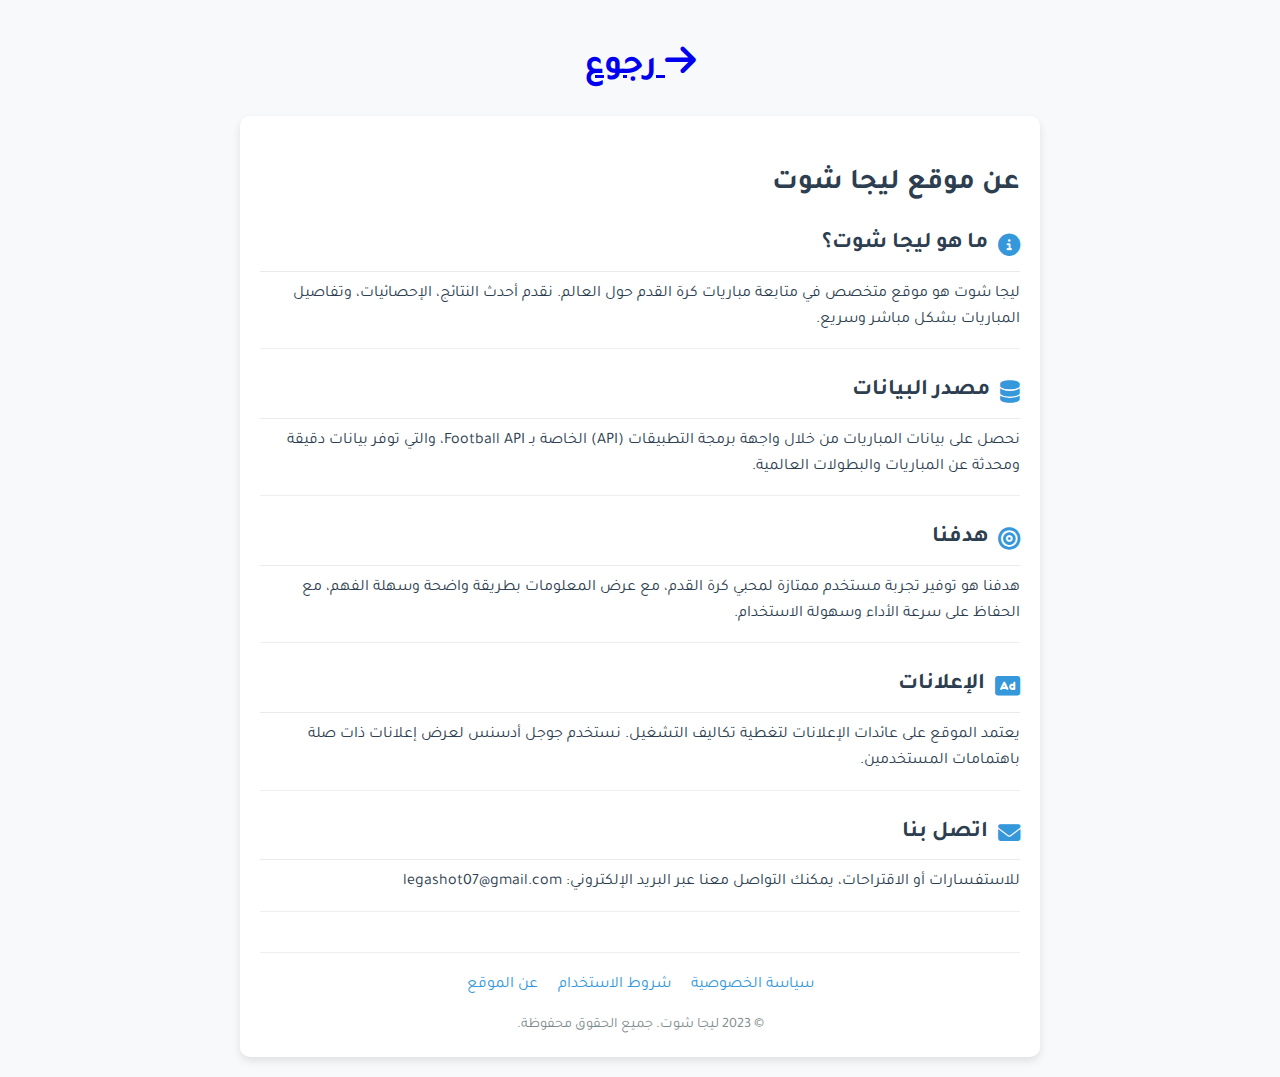
<file: about.html>
<!DOCTYPE html>
<html lang="ar" dir="rtl">
    <head>
<script async src="https://pagead2.googlesyndication.com/pagead/js/adsbygoogle.js?client=ca-pub-7146888531609359"
     crossorigin="anonymous"></script>
        
        <meta charset="utf-8">
        <meta name="viewport" content="width=device-width, initial-scale=1">
        <title>عن الموقع - ليجا شوت</title>
        <link rel="stylesheet" href="https://cdnjs.cloudflare.com/ajax/libs/font-awesome/6.4.0/css/all.min.css">
        <link rel="stylesheet" href="api-football.css">
        <link rel="preconnect" href="https://fonts.googleapis.com">
        <link rel="preconnect" href="https://fonts.gstatic.com" crossorigin>
        <link href="https://fonts.googleapis.com/css2?family=Tajawal:wght@400;500;700&display=swap" rel="stylesheet">
    </head>
    <body>
        <header>
            <h1><a href="index.html"><i class="fas fa-arrow-right"></i> رجوع</a></h1>
        </header>

        <div class="about-container">
            <h2>عن موقع ليجا شوت</h2>
            
            <div class="about-section">
                <h3><i class="fas fa-info-circle"></i> ما هو ليجا شوت؟</h3>
                <p>ليجا شوت هو موقع متخصص في متابعة مباريات كرة القدم حول العالم. نقدم أحدث النتائج، الإحصائيات، وتفاصيل المباريات بشكل مباشر وسريع.</p>
            </div>
            
            <div class="about-section">
                <h3><i class="fas fa-database"></i> مصدر البيانات</h3>
                <p>نحصل على بيانات المباريات من خلال واجهة برمجة التطبيقات (API) الخاصة بـ Football API، والتي توفر بيانات دقيقة ومحدثة عن المباريات والبطولات العالمية.</p>
            </div>
            
            <div class="about-section">
                <h3><i class="fas fa-bullseye"></i> هدفنا</h3>
                <p>هدفنا هو توفير تجربة مستخدم ممتازة لمحبي كرة القدم، مع عرض المعلومات بطريقة واضحة وسهلة الفهم، مع الحفاظ على سرعة الأداء وسهولة الاستخدام.</p>
            </div>
            
            <div class="about-section">
                <h3><i class="fas fa-ad"></i> الإعلانات</h3>
                <p>يعتمد الموقع على عائدات الإعلانات لتغطية تكاليف التشغيل. نستخدم جوجل أدسنس لعرض إعلانات ذات صلة باهتمامات المستخدمين.</p>
            </div>
            
            <div class="about-section">
                <h3><i class="fas fa-envelope"></i> اتصل بنا</h3>
                <p>للاستفسارات أو الاقتراحات، يمكنك التواصل معنا عبر البريد الإلكتروني: legashot07@gmail.com</p>
            </div>
            


        <footer>
            <div class="footer-links">
                <a href="privacy.html">سياسة الخصوصية</a>
                <a href="terms.html">شروط الاستخدام</a>
                <a href="about.html">عن الموقع</a>
            </div>
            <div class="copyright">
                &copy; 2023 ليجا شوت. جميع الحقوق محفوظة.
            </div>
        </footer>
    </body>
</html>
</file>
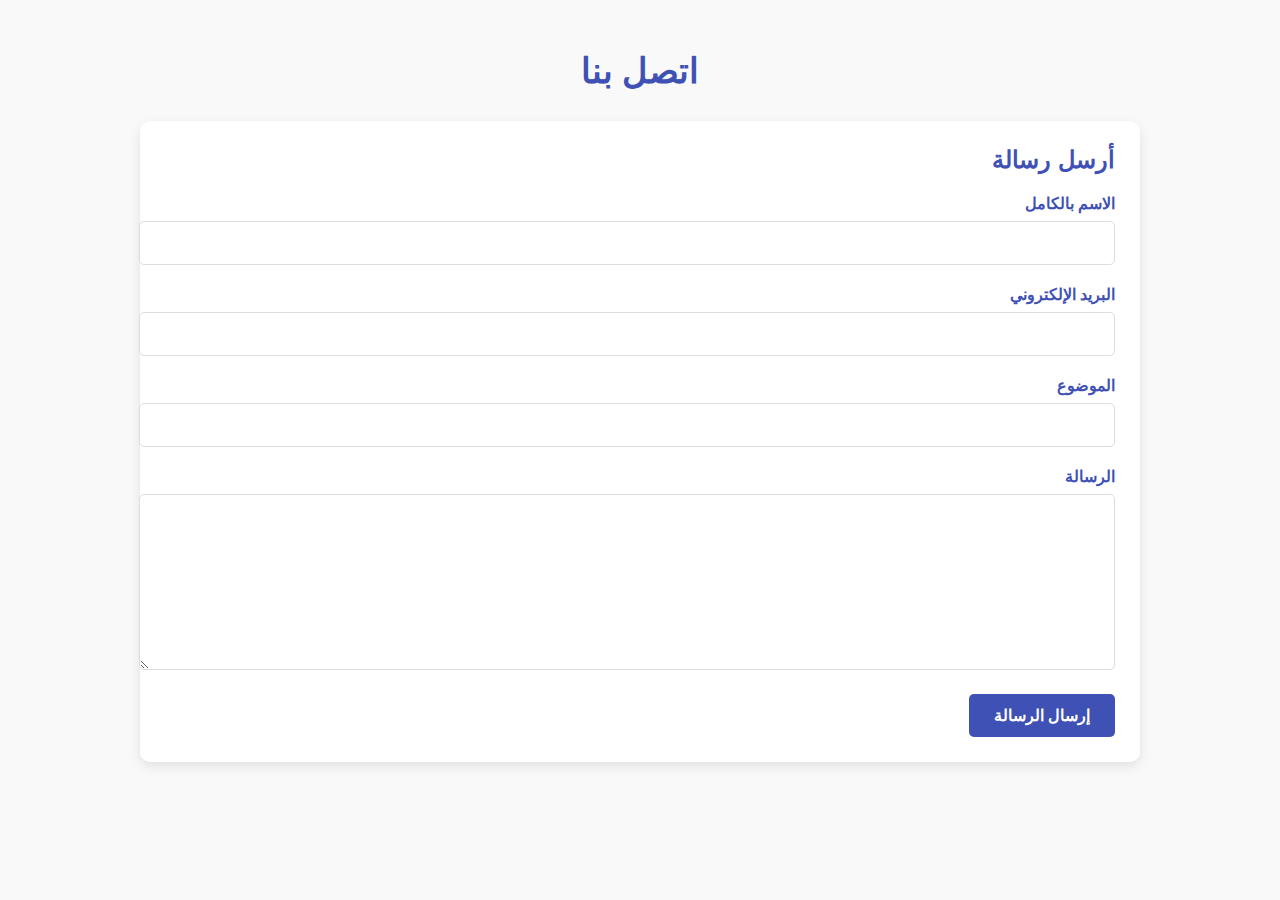
<file: contact.html>
<!DOCTYPE html>
<html dir="rtl" lang="ar">
<head>
<script async src="https://pagead2.googlesyndication.com/pagead/js/adsbygoogle.js?client=ca-pub-7146888531609359"
     crossorigin="anonymous"></script>
    
    <meta charset="utf-8">
    <meta name="viewport" content="width=device-width, initial-scale=1">
    <title>اتصل بنا - ليجا شوت</title>
    <meta name="description" content="تواصل مع فريق ليجا شوت للإستفسارات أو المقترحات أو الإبلاغ عن مشاكل في الموقع">
    <link rel="stylesheet" href="https://cdnjs.cloudflare.com/ajax/libs/font-awesome/6.0.0/css/all.min.css">
    <style>
        :root {
            --primary-color: #3f51b5;
            --secondary-color: #4CAF50;
            --accent-color: #FF5722;
            --text-color: #333;
            --light-bg: #f5f5f5;
        }
        
        body {
            font-family: 'Segoe UI', Tahoma, Geneva, Verdana, sans-serif;
            background-color: #f9f9f9;
            color: var(--text-color);
            margin: 0;
            padding: 0;
        }
        
        .container {
            max-width: 1000px;
            margin: 0 auto;
            padding: 20px;
        }
        
        h1 {
            text-align: center;
            color: var(--primary-color);
            margin: 30px 0;
            font-size: 2.2rem;
        }
        
        .contact-section {
            display: flex;
            flex-wrap: wrap;
            gap: 30px;
            margin-bottom: 40px;
        }
        
        .contact-info {
            flex: 1;
            min-width: 300px;
            background-color: white;
            padding: 25px;
            border-radius: 10px;
            box-shadow: 0 4px 12px rgba(0,0,0,0.1);
        }
        
        .contact-form {
            flex: 1;
            min-width: 300px;
            background-color: white;
            padding: 25px;
            border-radius: 10px;
            box-shadow: 0 4px 12px rgba(0,0,0,0.1);
        }
        
        .info-item {
            display: flex;
            align-items: center;
            margin-bottom: 20px;
        }
        
        .info-icon {
            width: 50px;
            height: 50px;
            background-color: var(--light-bg);
            border-radius: 50%;
            display: flex;
            align-items: center;
            justify-content: center;
            margin-left: 15px;
            color: var(--primary-color);
            font-size: 20px;
        }
        
        .info-content h3 {
            margin: 0;
            color: var(--primary-color);
        }
        
        .info-content p {
            margin: 5px 0 0;
            color: #666;
        }
        
        .form-group {
            margin-bottom: 20px;
        }
        
        .form-group label {
            display: block;
            margin-bottom: 8px;
            font-weight: 600;
            color: var(--primary-color);
        }
        
        .form-control {
            width: 100%;
            padding: 12px;
            border: 1px solid #ddd;
            border-radius: 5px;
            font-size: 16px;
            font-family: inherit;
        }
        
        textarea.form-control {
            min-height: 150px;
            resize: vertical;
        }
        
        .submit-btn {
            background-color: var(--primary-color);
            color: white;
            border: none;
            padding: 12px 25px;
            font-size: 16px;
            border-radius: 5px;
            cursor: pointer;
            transition: background-color 0.3s;
            font-weight: 600;
        }
        
        .submit-btn:hover {
            background-color: #354497;
        }
        
        .social-links {
            display: flex;
            gap: 15px;
            margin-top: 30px;
            justify-content: center;
        }
        
        .social-link {
            width: 40px;
            height: 40px;
            border-radius: 50%;
            background-color: var(--light-bg);
            display: flex;
            align-items: center;
            justify-content: center;
            color: var(--primary-color);
            transition: all 0.3s;
        }
        
        .social-link:hover {
            background-color: var(--primary-color);
            color: white;
            transform: translateY(-3px);
        }
        
        .map-container {
            margin-top: 40px;
            border-radius: 10px;
            overflow: hidden;
            box-shadow: 0 4px 12px rgba(0,0,0,0.1);
        }
        
        .map-container iframe {
            width: 100%;
            height: 400px;
            border: none;
        }
        
        @media (max-width: 768px) {
            .contact-section {
                flex-direction: column;
            }
        }
    </style>
</head>
<body>
    <div class="container">
        <h1>اتصل بنا</h1>
        

                
                

            
            <div class="contact-form">
                <h2 style="color: var(--primary-color); margin-top: 0;">أرسل رسالة</h2>
                
                <form action="https://formsubmit.co/legashot07@gmail.com" method="POST">
                    <input type="hidden" name="_captcha" value="false">
                    <input type="hidden" name="_next" value="https://www.legashot.online/thank-you.html">
                    
                    <div class="form-group">
                        <label for="name">الاسم بالكامل</label>
                        <input type="text" id="name" name="name" class="form-control" required>
                    </div>
                    
                    <div class="form-group">
                        <label for="email">البريد الإلكتروني</label>
                        <input type="email" id="email" name="email" class="form-control" required>
                    </div>
                    
                    <div class="form-group">
                        <label for="subject">الموضوع</label>
                        <input type="text" id="subject" name="subject" class="form-control" required>
                    </div>
                    
                    <div class="form-group">
                        <label for="message">الرسالة</label>
                        <textarea id="message" name="message" class="form-control" required></textarea>
                    </div>
                    
                    <button type="submit" class="submit-btn">إرسال الرسالة</button>
                </form>
            </div>
        </div>
       

</body>
</html>
</file>
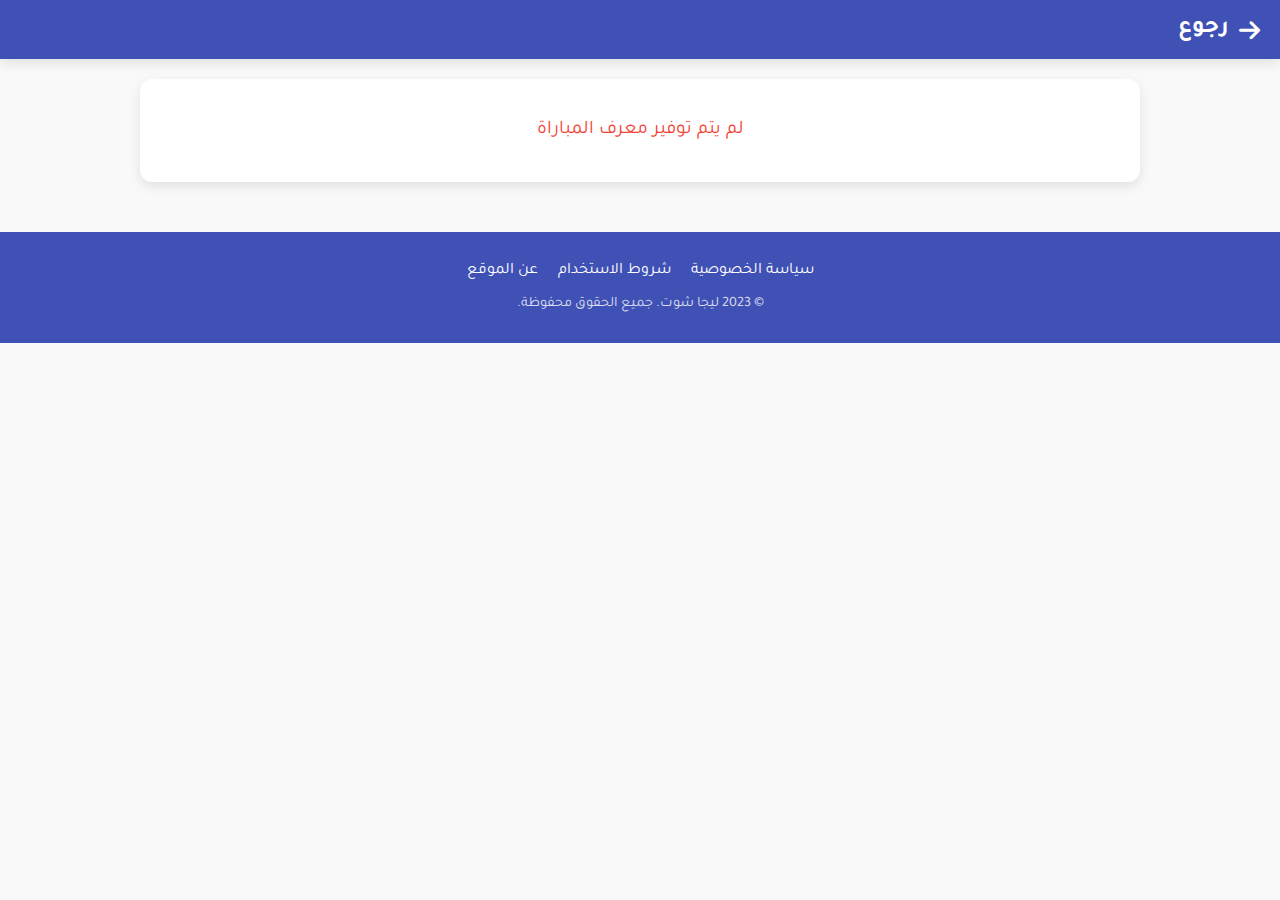
<file: match-details.html>
<!DOCTYPE html>
<html lang="ar" dir="rtl">
    <head>
<script async src="https://pagead2.googlesyndication.com/pagead/js/adsbygoogle.js?client=ca-pub-7146888531609359"
     crossorigin="anonymous"></script>
        
        <meta charset="utf-8">
        <meta name="viewport" content="width=device-width, initial-scale=1">
        <title>تفاصيل المباراة</title>
        <link rel="stylesheet" href="https://cdnjs.cloudflare.com/ajax/libs/font-awesome/6.4.0/css/all.min.css">
        <link rel="preconnect" href="https://fonts.googleapis.com">
        <link rel="preconnect" href="https://fonts.gstatic.com" crossorigin>
        <link href="https://fonts.googleapis.com/css2?family=Tajawal:wght@400;500;700&display=swap" rel="stylesheet">
        <style>
            :root {
                --primary-color: #3f51b5;
                --secondary-color: #4CAF50;
                --accent-color: #FF5722;
                --text-color: #333;
                --light-bg: #f5f5f5;
                --card-shadow: 0 4px 12px rgba(0, 0, 0, 0.1);
                --finished-color: #4CAF50;
                --inprogress-color: #FF5722;
                --scheduled-color: #FF9800;
                --postponed-color: #607D8B;
                --cancelled-color: #9E9E9E;
            }
            
            body {
                font-family: 'Tajawal', sans-serif;
                background-color: #f9f9f9;
                color: var(--text-color);
                margin: 0;
                padding: 0;
            }
            
            header {
                background-color: var(--primary-color);
                color: white;
                padding: 15px 20px;
                box-shadow: var(--card-shadow);
            }
            
            header h1 {
                margin: 0;
                font-size: 1.5rem;
            }
            
            header a {
                color: white;
                text-decoration: none;
                display: flex;
                align-items: center;
                gap: 10px;
            }
            
            #match-details-container {
                max-width: 1000px;
                margin: 20px auto;
                padding: 0 15px;
            }
            
            .loading, .error {
                text-align: center;
                padding: 40px;
                font-size: 1.2rem;
                background-color: white;
                border-radius: 12px;
                box-shadow: var(--card-shadow);
            }
            
            .error {
                color: #f44336;
            }
            
            .match-details-card {
                background-color: white;
                border-radius: 12px;
                overflow: hidden;
                box-shadow: var(--card-shadow);
                margin-bottom: 20px;
            }
            
            .league-info {
                display: flex;
                align-items: center;
                gap: 15px;
                padding: 15px;
                background-color: var(--light-bg);
                border-bottom: 1px solid #eee;
            }
            
            .league-logo {
                width: 40px;
                height: 40px;
                object-fit: contain;
            }
            
            .match-header {
                padding: 15px;
                display: flex;
                flex-wrap: wrap;
                gap: 15px;
                justify-content: center;
                border-bottom: 1px solid #eee;
            }
            
            .match-header div {
                display: flex;
                align-items: center;
                gap: 8px;
                font-size: 0.95rem;
            }
            
            .match-header i {
                color: var(--primary-color);
            }
            
            .match-status {
                font-weight: bold;
                padding: 5px 10px;
                border-radius: 20px;
                font-size: 0.9rem;
            }
            
            .status-finished {
                background-color: var(--finished-color);
                color: white;
            }
            
            .status-inprogress {
                background-color: var(--inprogress-color);
                color: white;
                display: flex;
                align-items: center;
                gap: 8px;
            }
            
            .status-scheduled {
                background-color: var(--scheduled-color);
                color: white;
            }
            
            .status-postponed {
                background-color: var(--postponed-color);
                color: white;
            }
            
            .status-cancelled {
                background-color: var(--cancelled-color);
                color: white;
            }
            
            .live-badge {
                background-color: #f44336;
                color: white;
                padding: 3px 8px;
                border-radius: 15px;
                font-size: 0.8rem;
                animation: pulse 1.5s infinite;
            }
            
            @keyframes pulse {
                0% { transform: scale(1); opacity: 1; }
                50% { transform: scale(1.1); opacity: 0.9; }
                100% { transform: scale(1); opacity: 1; }
            }
            
            .teams-details {
                display: flex;
                justify-content: space-between;
                align-items: center;
                padding: 20px;
                flex-wrap: wrap;
            }
            
            .team-detail {
                display: flex;
                flex-direction: column;
                align-items: center;
                width: 30%;
                min-width: 200px;
            }
            
            .team-logo-large {
                width: 80px;
                height: 80px;
                object-fit: contain;
                margin-bottom: 10px;
            }
            
            .team-name {
                font-weight: 700;
                font-size: 1.1rem;
                text-align: center;
                margin-bottom: 5px;
            }
            
            .team-score {
                font-size: 2.5rem;
                font-weight: 700;
                color: var(--primary-color);
            }
            
            .vs-details {
                display: flex;
                flex-direction: column;
                align-items: center;
                width: 30%;
                min-width: 100px;
            }
            
            .vs-details span {
                font-size: 1.5rem;
                font-weight: 700;
                color: #666;
            }
            
            .match-tabs {
                display: flex;
                border-bottom: 1px solid #ddd;
                padding: 0 15px;
            }
            
            .match-tab {
                padding: 12px 20px;
                cursor: pointer;
                font-weight: 600;
                color: #666;
                border-bottom: 3px solid transparent;
                transition: all 0.3s;
            }
            
            .match-tab.active {
                color: var(--primary-color);
                border-bottom-color: var(--primary-color);
            }
            
            .tab-content {
                display: none;
                padding: 15px;
            }
            
            .tab-content.active {
                display: block;
                animation: fadeIn 0.5s ease;
            }
            
            @keyframes fadeIn {
                from { opacity: 0; }
                to { opacity: 1; }
            }
            
            h3 {
                color: var(--primary-color);
                font-size: 1.3rem;
                margin: 20px 0 15px;
                display: flex;
                align-items: center;
                gap: 10px;
            }
            
            h3 i {
                font-size: 1.1rem;
            }
            
            .events-container {
                margin-top: 15px;
            }
            
            .event {
                display: flex;
                align-items: center;
                padding: 10px;
                border-bottom: 1px solid #eee;
                gap: 15px;
            }
            
            .event:nth-child(even) {
                background-color: var(--light-bg);
            }
            
            .event-time {
                font-weight: 700;
                width: 40px;
                text-align: center;
            }
            
            .event-type {
                font-weight: 600;
                padding: 3px 8px;
                border-radius: 4px;
                font-size: 0.9rem;
                min-width: 60px;
                text-align: center;
            }
            
            .event-type.goal {
                background-color: #4CAF50;
                color: white;
            }
            
            .event-type.card {
                background-color: #FFC107;
                color: #333;
            }
            
            .event-type.subst {
                background-color: #2196F3;
                color: white;
            }
            
            .event-team {
                flex-grow: 1;
                font-weight: 600;
            }
            
            .event-player {
                font-weight: 500;
                color: #555;
            }
            
            .stats-container {
                overflow-x: auto;
            }
            
            table {
                width: 100%;
                border-collapse: collapse;
                margin: 15px 0;
            }
            
            th, td {
                padding: 12px 15px;
                text-align: center;
                border-bottom: 1px solid #ddd;
            }
            
            th {
                background-color: var(--primary-color);
                color: white;
                font-weight: 600;
            }
            
            tr:nth-child(even) {
                background-color: var(--light-bg);
            }
            
            .players-container {
                display: flex;
                flex-wrap: wrap;
                gap: 15px;
                margin-top: 15px;
            }
            
            .team-players {
                flex: 1;
                min-width: 300px;
            }
            
            .player {
                display: flex;
                align-items: center;
                padding: 10px;
                border-bottom: 1px solid #eee;
                gap: 15px;
            }
            
            .player-number {
                font-weight: 700;
                width: 30px;
                text-align: center;
            }
            
            .player-name {
                flex-grow: 1;
            }
            
            .player-position {
                font-size: 0.9rem;
                color: #666;
                min-width: 100px;
            }
            
            .timeline-container {
                margin-top: 20px;
                position: relative;
                height: 60px;
                background-color: var(--light-bg);
                border-radius: 5px;
                overflow: hidden;
            }
            
            .timeline-events {
                position: relative;
                height: 100%;
            }
            
            .timeline-event {
                position: absolute;
                top: 50%;
                transform: translateY(-50%);
                display: flex;
                flex-direction: column;
                align-items: center;
                width: 30px;
            }
            
            .timeline-event-icon {
                width: 24px;
                height: 24px;
                border-radius: 50%;
                display: flex;
                align-items: center;
                justify-content: center;
                font-size: 12px;
                margin-bottom: 5px;
            }
            
            .timeline-event-time {
                font-size: 0.8rem;
                font-weight: 600;
            }
            
            .goal-icon {
                background-color: #4CAF50;
                color: white;
            }
            
            .yellow-card-icon {
                background-color: #FFC107;
                color: #333;
            }
            
            .red-card-icon {
                background-color: #f44336;
                color: white;
            }
            
            .substitution-icon {
                background-color: #2196F3;
                color: white;
            }
            
            .match-officials {
                padding: 15px;
                border-top: 1px solid #eee;
            }
            
            .referees {
                display: flex;
                flex-wrap: wrap;
                gap: 15px;
                margin-top: 10px;
            }
            
            .referees div {
                background-color: var(--light-bg);
                padding: 10px 15px;
                border-radius: 5px;
                font-size: 0.9rem;
                display: flex;
                align-items: center;
                gap: 8px;
            }
            
            .referees i {
                color: var(--primary-color);
            }
            
            .ad-container {
                margin: 20px auto;
                max-width: 1000px;
                padding: 0 15px;
            }
            
            footer {
                background-color: var(--primary-color);
                color: white;
                padding: 30px 0;
                margin-top: 50px;
                text-align: center;
            }
            
            .footer-links {
                display: flex;
                justify-content: center;
                gap: 20px;
                margin-bottom: 15px;
                flex-wrap: wrap;
            }
            
            .footer-links a {
                color: white;
                text-decoration: none;
                transition: opacity 0.3s;
            }
            
            .footer-links a:hover {
                opacity: 0.8;
                text-decoration: underline;
            }
            
            .copyright {
                font-size: 0.9rem;
                opacity: 0.8;
            }
            
            @media (max-width: 768px) {
                .teams-details {
                    flex-direction: column;
                    gap: 20px;
                }
                
                .team-detail, .vs-details {
                    width: 100%;
                }
                
                .team-detail.home-team, .team-detail.away-team {
                    flex-direction: row;
                    justify-content: center;
                    gap: 20px;
                }
                
                .team-detail.home-team .team-score {
                    order: -1;
                }
                
                .team-logo-large {
                    width: 60px;
                    height: 60px;
                }
                
                .team-score {
                    font-size: 2rem;
                }
            }
        </style>
    </head>
    <body>
        <header>
            <h1><a href="index.html"><i class="fas fa-arrow-right"></i> رجوع</a></h1>
        </header>

        <div id="match-details-container">
            <div class="loading">جاري تحميل تفاصيل المباراة...</div>
        </div>

        <div class="ad-container">
            <!-- Google AdSense -->
            <ins class="adsbygoogle"
                 style="display:block"
                 data-ad-client="ca-pub-XXXXXXXXXXXXXXXX"
                 data-ad-slot="XXXXXXXXXX"
                 data-ad-format="auto"
                 data-full-width-responsive="true"></ins>
            <script>
                 (adsbygoogle = window.adsbygoogle || []).push({});
            </script>
        </div>

        <footer>
            <div class="footer-links">
                <a href="privacy.html">سياسة الخصوصية</a>
                <a href="terms.html">شروط الاستخدام</a>
                <a href="about.html">عن الموقع</a>
            </div>
            <div class="copyright">
                &copy; 2023 ليجا شوت. جميع الحقوق محفوظة.
            </div>
        </footer>

        <script>
            // دالة لجلب تفاصيل المباراة
            async function fetchMatchDetails() {
                const fixtureId = new URLSearchParams(window.location.search).get('id');
                if (!fixtureId) {
                    document.getElementById('match-details-container').innerHTML = 
                        '<div class="error">لم يتم توفير معرف المباراة</div>';
                    return;
                }

                const apiKey = '376800a4f1a5582465b88e9c37d3f326';
                const url = `https://v3.football.api-sports.io/fixtures?id=${fixtureId}`;
                
                try {
                    const response = await fetch(url, {
                        headers: {
                            'x-rapidapi-key': apiKey,
                            'x-rapidapi-host': 'v3.football.api-sports.io'
                        }
                    });
                    const data = await response.json();
                    displayMatchDetails(data.response[0]);
                } catch (error) {
                    console.error('Error fetching match details:', error);
                    document.getElementById('match-details-container').innerHTML = 
                        '<div class="error">فشل تحميل تفاصيل المباراة. يرجى المحاولة لاحقاً.</div>';
                }
            }

            // دالة لعرض تفاصيل المباراة
            function displayMatchDetails(match) {
                const container = document.getElementById('match-details-container');
                const matchDate = new Date(match.fixture.timestamp * 1000);
                const matchTime = matchDate.toLocaleTimeString([], {hour: '2-digit', minute:'2-digit'});
                const matchDateFormatted = matchDate.toLocaleDateString('ar-EG');
                const statusClass = getStatusClass(match.fixture.status.short);
                const statusLong = getStatusInArabic(match.fixture.status.long);

                // تحضير أحداث المباراة
                let eventsHtml = '';
                let timelineHtml = '';
                if (match.events && match.events.length > 0) {
                    eventsHtml = `
                        <div class="events-container">
                            <h3><i class="fas fa-list"></i> أحداث المباراة</h3>
                            <div class="timeline-container">
                                <div class="timeline-events">
                                    ${generateTimelineEvents(match.events)}
                                </div>
                            </div>
                            <table>
                                <thead>
                                    <tr>
                                        <th>الدقيقة</th>
                                        <th>نوع الحدث</th>
                                        <th>الفريق</th>
                                        <th>اللاعب</th>
                                        <th>التفاصيل</th>
                                    </tr>
                                </thead>
                                <tbody>
                                    ${match.events.map(event => `
                                        <tr>
                                            <td>${event.time.elapsed}'${event.time.extra ? `+${event.time.extra}` : ''}</td>
                                            <td><span class="event-type ${getEventTypeClass(event.type)}">${getEventTypeInArabic(event.type)}</span></td>
                                            <td>${event.team.name}</td>
                                            <td>${event.player.name}</td>
                                            <td>${getEventDetailInArabic(event.detail)} ${getEventIcon(event.detail)}</td>
                                        </tr>
                                    `).join('')}
                                </tbody>
                            </table>
                        </div>
                    `;
                }

                // تحضير إحصائيات المباراة
                let statsHtml = '';
                if (match.statistics && match.statistics.length > 0) {
                    const homeStats = match.statistics.find(s => s.team.id === match.teams.home.id);
                    const awayStats = match.statistics.find(s => s.team.id === match.teams.away.id);
                    
                    if (homeStats && awayStats) {
                        statsHtml = `
                            <div class="stats-container">
                                <h3><i class="fas fa-chart-bar"></i> إحصائيات المباراة</h3>
                                <table>
                                    <thead>
                                        <tr>
                                            <th>الإحصائية</th>
                                            <th>${match.teams.home.name}</th>
                                            <th>${match.teams.away.name}</th>
                                        </tr>
                                    </thead>
                                    <tbody>
                                        ${homeStats.statistics.map((stat, index) => {
                                            const awayStat = awayStats.statistics[index];
                                            return `
                                                <tr>
                                                    <td>${getStatInArabic(stat.type)}</td>
                                                    <td>${stat.value}</td>
                                                    <td>${awayStat.value}</td>
                                                </tr>
                                            `;
                                        }).join('')}
                                    </tbody>
                                </table>
                            </div>
                        `;
                    }
                }

                // تحضير تشكيلات الفريقين
                let lineupsHtml = '';
                if (match.lineups && match.lineups.length > 0) {
                    const homeLineup = match.lineups.find(l => l.team.id === match.teams.home.id);
                    const awayLineup = match.lineups.find(l => l.team.id === match.teams.away.id);
                    
                    if (homeLineup && awayLineup) {
                        lineupsHtml = `
                            <div class="players-container">
                                <h3><i class="fas fa-users"></i> تشكيلات الفريقين</h3>
                                <div class="team-players">
                                    <h4>${match.teams.home.name}</h4>
                                    <div class="formation">تشكيل: ${homeLineup.formation || 'غير معروف'}</div>
                                    ${homeLineup.startXI.map(player => `
                                        <div class="player">
                                            <span class="player-number">${player.player.number}</span>
                                            <span class="player-name">${player.player.name}</span>
                                            <span class="player-position">${getPositionInArabic(player.player.pos)}</span>
                                        </div>
                                    `).join('')}
                                </div>
                                <div class="team-players">
                                    <h4>${match.teams.away.name}</h4>
                                    <div class="formation">تشكيل: ${awayLineup.formation || 'غير معروف'}</div>
                                    ${awayLineup.startXI.map(player => `
                                        <div class="player">
                                            <span class="player-number">${player.player.number}</span>
                                            <span class="player-name">${player.player.name}</span>
                                            <span class="player-position">${getPositionInArabic(player.player.pos)}</span>
                                        </div>
                                    `).join('')}
                                </div>
                            </div>
                        `;
                    }
                }

                // تحضير معلومات الحكام
                let officialsHtml = '';
                if (match.fixture.referee || match.fixture.assistants) {
                    officialsHtml = `
                        <div class="match-officials">
                            <h3><i class="fas fa-whistle"></i> حكام المباراة</h3>
                            <div class="referees">
                                ${match.fixture.referee ? `<div><i class="fas fa-user"></i> الحكم: ${match.fixture.referee}</div>` : ''}
                                ${match.fixture.assistants && match.fixture.assistants.length > 0 ? 
                                    match.fixture.assistants.map((assistant, idx) => `
                                        <div><i class="fas fa-user"></i> الحكم المساعد ${idx + 1}: ${assistant}</div>
                                    `).join('') : ''
                                }
                            </div>
                        </div>
                    `;
                }

                // تحضير حالة المباراة
                let statusHtml = '';
                if (statusClass === 'status-inprogress') {
                    const elapsedTime = match.fixture.status.elapsed || 0;
                    statusHtml = `
                        <div class="match-status ${statusClass}">
                            <span>${statusLong}</span>
                            <div class="live-badge">مباشر ${elapsedTime}'</div>
                        </div>
                    `;
                } else {
                    statusHtml = `
                        <div class="match-status ${statusClass}">
                            ${statusLong}
                        </div>
                    `;
                }

                container.innerHTML = `
                    <div class="match-details-card">
                        <div class="league-info">
                            <img src="${match.league.logo}" alt="${match.league.name}" class="league-logo" loading="lazy">
                            <span>${match.league.name} - ${match.league.round}</span>
                        </div>
                        
                        <div class="match-header">
                            <div class="match-date"><i class="far fa-calendar-alt"></i> ${matchDateFormatted} - ${matchTime}</div>
                            <div class="match-venue"><i class="fas fa-map-marker-alt"></i> ${match.fixture.venue.name}, ${match.fixture.venue.city}</div>
                            ${statusHtml}
                        </div>
                        
                        <div class="teams-details">
                            <div class="team-detail home-team">
                                <img src="${match.teams.home.logo}" alt="${match.teams.home.name}" class="team-logo-large" loading="lazy">
                                <span class="team-name">${match.teams.home.name}</span>
                                <span class="team-score">${match.goals.home !== null ? match.goals.home : '-'}</span>
                            </div>
                            
                            <div class="vs-details">
                                <span>VS</span>
                            </div>
                            
                            <div class="team-detail away-team">
                                <span class="team-score">${match.goals.away !== null ? match.goals.away : '-'}</span>
                                <img src="${match.teams.away.logo}" alt="${match.teams.away.name}" class="team-logo-large" loading="lazy">
                                <span class="team-name">${match.teams.away.name}</span>
                            </div>
                        </div>
                        
                        <div class="match-tabs">
                            <div class="match-tab active" onclick="changeTab('events')">الأحداث</div>
                            <div class="match-tab" onclick="changeTab('stats')">الإحصائيات</div>
                            <div class="match-tab" onclick="changeTab('lineups')">التشكيلات</div>
                        </div>
                        
                        <div class="tab-content active" id="events-tab">
                            ${eventsHtml || '<p>لا توجد أحداث متاحة لهذه المباراة</p>'}
                        </div>
                        
                        <div class="tab-content" id="stats-tab">
                            ${statsHtml || '<p>لا توجد إحصائيات متاحة لهذه المباراة</p>'}
                        </div>
                        
                        <div class="tab-content" id="lineups-tab">
                            ${lineupsHtml || '<p>لا توجد تشكيلات متاحة لهذه المباراة</p>'}
                        </div>
                        
                        ${officialsHtml}
                    </div>
                `;
            }

            // دالة توليد الخط الزمني للأحداث
            function generateTimelineEvents(events) {
                if (!events || events.length === 0) return '';
                
                // تصفية الأحداث المهمة فقط
                const importantEvents = events.filter(event => 
                    event.type === 'Goal' || event.type === 'Card' || event.type === 'subst'
                );
                
                if (importantEvents.length === 0) return '';
                
                // حساب أطول وقت في المباراة لتحديد المقياس
                const maxTime = Math.max(...importantEvents.map(event => 
                    event.time.elapsed + (event.time.extra || 0)
                ));
                
                return importantEvents.map(event => {
                    const time = event.time.elapsed + (event.time.extra || 0);
                    const position = (time / maxTime) * 100;
                    const isHomeTeam = event.team.id === events[0].team.id;
                    
                    let iconClass = '';
                    let icon = '';
                    
                    if (event.type === 'Goal') {
                        iconClass = 'goal-icon';
                        icon = '⚽';
                    } else if (event.type === 'Card') {
                        if (event.detail === 'Yellow Card') {
                            iconClass = 'yellow-card-icon';
                            icon = '🟨';
                        } else {
                            iconClass = 'red-card-icon';
                            icon = '🟥';
                        }
                    } else if (event.type === 'subst') {
                        iconClass = 'substitution-icon';
                        icon = '🔄';
                    }
                    
                    return `
                        <div class="timeline-event" style="left: ${position}%">
                            <div class="timeline-event-icon ${iconClass}">${icon}</div>
                            <div class="timeline-event-time">${time}'</div>
                        </div>
                    `;
                }).join('');
            }

            // دالة تغيير التبويبات
            function changeTab(tabName) {
                // إخفاء جميع المحتويات
                document.querySelectorAll('.tab-content').forEach(tab => {
                    tab.classList.remove('active');
                });
                
                // إزالة النشاط من جميع الأزرار
                document.querySelectorAll('.match-tab').forEach(tab => {
                    tab.classList.remove('active');
                });
                
                // إظهار المحتوى المحدد
                document.getElementById(`${tabName}-tab`).classList.add('active');
                
                // إضافة النشاط للزر المحدد
                event.currentTarget.classList.add('active');
            }

            // دالة للحصول على كلاس حالة المباراة
            function getStatusClass(status) {
                const statusMap = {
                    'FT': 'finished',
                    'HT': 'inprogress',
                    '1H': 'inprogress',
                    '2H': 'inprogress',
                    'ET': 'inprogress',
                    'BT': 'inprogress',
                    'P': 'inprogress',
                    'SUSP': 'inprogress',
                    'INT': 'inprogress',
                    'NS': 'scheduled',
                    'TBD': 'scheduled',
                    'PST': 'postponed',
                    'CANC': 'cancelled',
                    'ABD': 'cancelled',
                    'AWD': 'cancelled',
                    'WO': 'cancelled'
                };
                return `status-${statusMap[status] || 'scheduled'}`;
            }

            // دالة لترجمة حالة المباراة
            function getStatusInArabic(status) {
                const statusMap = {
                    'Match Finished': 'انتهت المباراة',
                    'First Half': 'الشوط الأول',
                    'Halftime': 'استراحة',
                    'Second Half': 'الشوط الثاني',
                    'Not Started': 'لم تبدأ بعد',
                    'Match Postponed': 'مؤجلة',
                    'Match Cancelled': 'ملغاة',
                    'Extra Time': 'وقت إضافي',
                    'Break Time': 'وقت مستقطع',
                    'Penalty In Progress': 'ركلات جزاء',
                    'Match Suspended': 'معلقة',
                    'Match Interrupted': 'متوقفة مؤقتاً'
                };
                return statusMap[status] || status;
            }

            // دالة لترجمة نوع الحدث
            function getEventTypeInArabic(type) {
                const typeMap = {
                    'Goal': 'هدف',
                    'Card': 'بطاقة',
                    'subst': 'تبديل',
                    'Var': 'VAR'
                };
                return typeMap[type] || type;
            }

            // دالة للحصول على كلاس نوع الحدث
            function getEventTypeClass(type) {
                const typeMap = {
                    'Goal': 'goal',
                    'Card': 'card',
                    'subst': 'subst',
                    'Var': 'var'
                };
                return typeMap[type] || '';
            }

            // دالة لترجمة تفاصيل الحدث
            function getEventDetailInArabic(detail) {
                const detailMap = {
                    'Normal Goal': 'هدف عادي',
                    'Own Goal': 'هدف في مرماه',
                    'Penalty': 'ضربة جزاء',
                    'Missed Penalty': 'ضربة جزاء ضائعة',
                    'Yellow Card': 'بطاقة صفراء',
                    'Red Card': 'بطاقة حمراء',
                    'Second Yellow card': 'بطاقة صفراء ثانية',
                    'Substitution': 'تبديل',
                    'Goal cancelled': 'هدف ملغي',
                    'Penalty confirmed': 'تأكيد ضربة جزاء',
                    'Goal disallowed': 'هدف مرفوض'
                };
                return detailMap[detail] || detail;
            }

            // دالة للحصول على أيقونة الحدث
            function getEventIcon(detail) {
                const iconMap = {
                    'Normal Goal': '⚽',
                    'Own Goal': '⚽ (ذاتي)',
                    'Penalty': '⏏️',
                    'Missed Penalty': '⏏️ (ضائعة)',
                    'Yellow Card': '🟨',
                    'Red Card': '🟥',
                    'Second Yellow card': '🟨🟥'
                };
                return iconMap[detail] || '';
            }

            // دالة لترجمة الإحصائيات
            function getStatInArabic(stat) {
                const statMap = {
                    'Total Shots': 'إجمالي التسديدات',
                    'Shots on Goal': 'تسديدات على المرمى',
                    'Shots off Goal': 'تسديدات خارج المرمى',
                    'Shots Insidebox': 'تسديدات داخل الصندوق',
                    'Shots Outsidebox': 'تسديدات خارج الصندوق',
                    'Ball Possession': 'الاستحواذ',
                    'Corner Kicks': 'ركنيات',
                    'Fouls': 'أخطاء',
                    'Goalkeeper Saves': 'تصديات الحارس',
                    'Passes accurate': 'تمريرات ناجحة',
                    'Passes %': 'نسبة التمريرات',
                    'Offsides': 'تسلل',
                    'Yellow Cards': 'بطاقات صفراء',
                    'Red Cards': 'بطاقات حمراء',
                    'Total Passes': 'إجمالي التمريرات',
                    'Tackles': 'تدخلات',
                    'Attacks': 'هجمات',
                    'Dangerous Attacks': 'هجمات خطيرة',
                    'Blocked Shots': 'تسديدات محجوبة'
                };
                return statMap[stat] || stat;
            }

            // دالة لترجمة مراكز اللاعبين
            function getPositionInArabic(pos) {
                const positionMap = {
                    'G': 'حارس مرمى',
                    'D': 'مدافع',
                    'M': 'لاعب وسط',
                    'F': 'مهاجم',
                    'GK': 'حارس مرمى',
                    'CB': 'قلب دفاع',
                    'LB': 'ظهير أيسر',
                    'RB': 'ظهير أيمن',
                    'DM': 'وسط دفاعي',
                    'CM': 'وسط ملعب',
                    'AM': 'وسط هجومي',
                    'LW': 'جناح أيسر',
                    'RW': 'جناح أيمن',
                    'CF': 'مهاجم مركز'
                };
                return positionMap[pos] || pos;
            }

            // جلب تفاصيل المباراة عند تحميل الصفحة
            document.addEventListener('DOMContentLoaded', fetchMatchDetails);
        </script>
    </body>
</html>
</file>
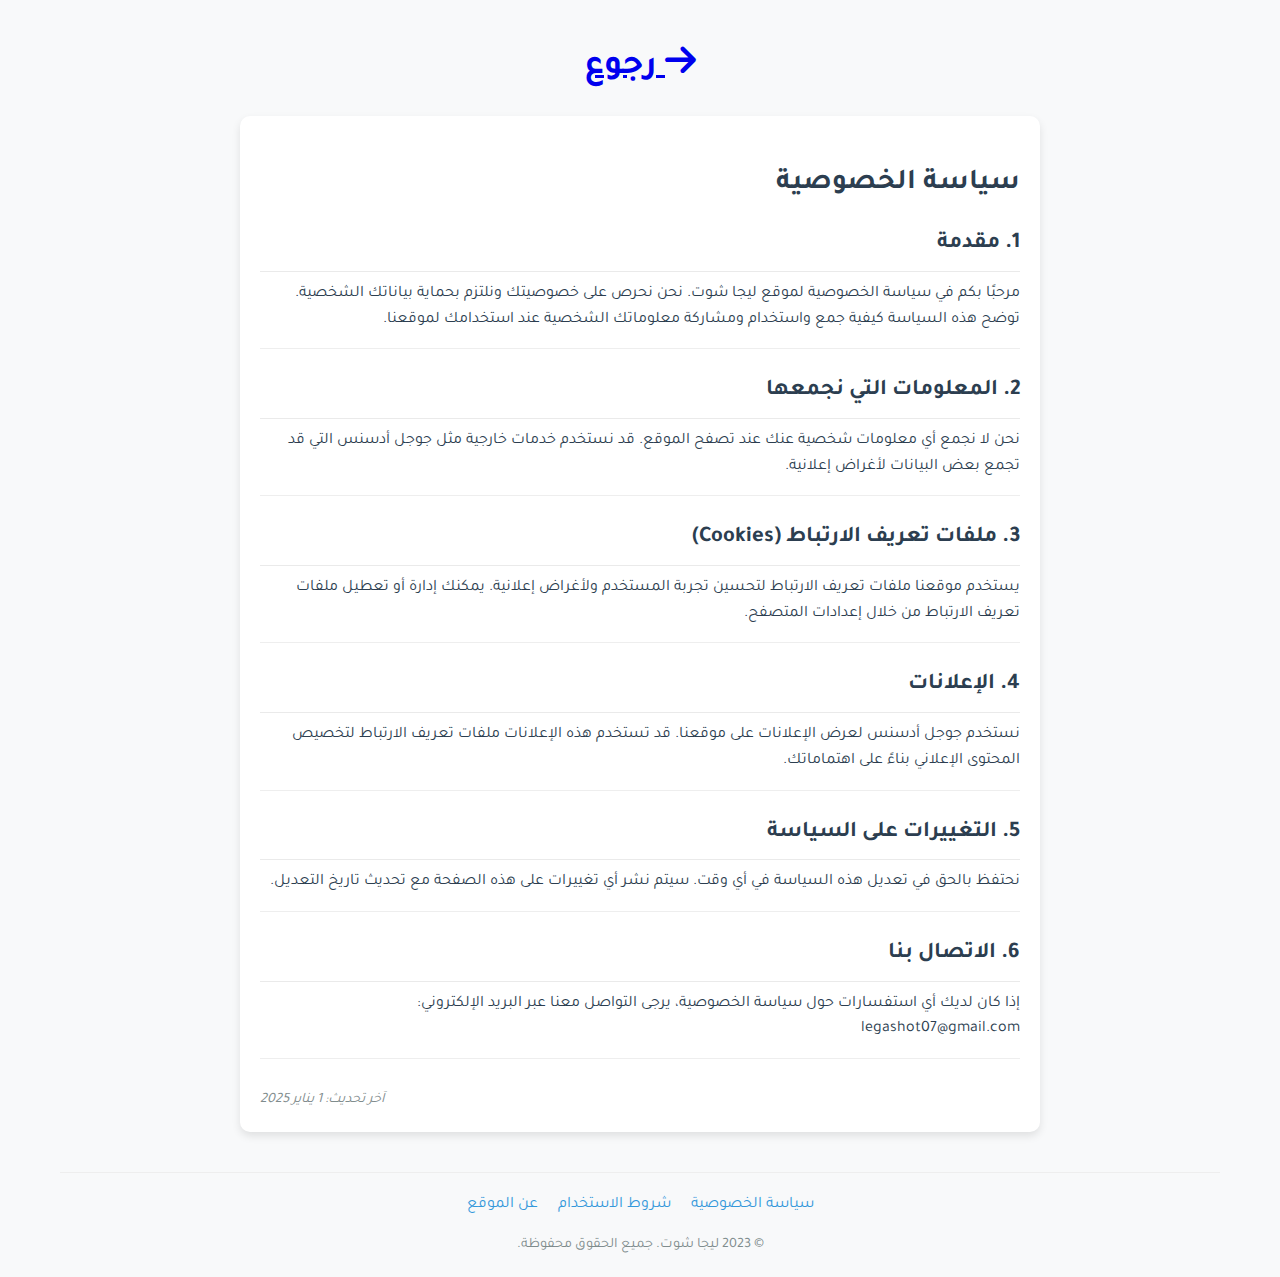
<file: privacy.html>
<!DOCTYPE html>
<html lang="ar" dir="rtl">
    <head>
<script async src="https://pagead2.googlesyndication.com/pagead/js/adsbygoogle.js?client=ca-pub-7146888531609359"
     crossorigin="anonymous"></script>
        
        <meta charset="utf-8">
        <meta name="viewport" content="width=device-width, initial-scale=1">
        <title>سياسة الخصوصية - ليجا شوت</title>
        <link rel="stylesheet" href="https://cdnjs.cloudflare.com/ajax/libs/font-awesome/6.4.0/css/all.min.css">
        <link rel="stylesheet" href="api-football.css">
        <link rel="preconnect" href="https://fonts.googleapis.com">
        <link rel="preconnect" href="https://fonts.gstatic.com" crossorigin>
        <link href="https://fonts.googleapis.com/css2?family=Tajawal:wght@400;500;700&display=swap" rel="stylesheet">
    </head>
    <body>
        <header>
            <h1><a href="index.html"><i class="fas fa-arrow-right"></i> رجوع</a></h1>
        </header>

        <div class="privacy-container">
            <h2>سياسة الخصوصية</h2>
            
            <div class="privacy-section">
                <h3>1. مقدمة</h3>
                <p>مرحبًا بكم في سياسة الخصوصية لموقع ليجا شوت. نحن نحرص على خصوصيتك ونلتزم بحماية بياناتك الشخصية. توضح هذه السياسة كيفية جمع واستخدام ومشاركة معلوماتك الشخصية عند استخدامك لموقعنا.</p>
            </div>
            
            <div class="privacy-section">
                <h3>2. المعلومات التي نجمعها</h3>
                <p>نحن لا نجمع أي معلومات شخصية عنك عند تصفح الموقع. قد نستخدم خدمات خارجية مثل جوجل أدسنس التي قد تجمع بعض البيانات لأغراض إعلانية.</p>
            </div>
            
            <div class="privacy-section">
                <h3>3. ملفات تعريف الارتباط (Cookies)</h3>
                <p>يستخدم موقعنا ملفات تعريف الارتباط لتحسين تجربة المستخدم ولأغراض إعلانية. يمكنك إدارة أو تعطيل ملفات تعريف الارتباط من خلال إعدادات المتصفح.</p>
            </div>
            
            <div class="privacy-section">
                <h3>4. الإعلانات</h3>
                <p>نستخدم جوجل أدسنس لعرض الإعلانات على موقعنا. قد تستخدم هذه الإعلانات ملفات تعريف الارتباط لتخصيص المحتوى الإعلاني بناءً على اهتماماتك.</p>
            </div>
            
            <div class="privacy-section">
                <h3>5. التغييرات على السياسة</h3>
                <p>نحتفظ بالحق في تعديل هذه السياسة في أي وقت. سيتم نشر أي تغييرات على هذه الصفحة مع تحديث تاريخ التعديل.</p>
            </div>
            
            <div class="privacy-section">
                <h3>6. الاتصال بنا</h3>
                <p>إذا كان لديك أي استفسارات حول سياسة الخصوصية، يرجى التواصل معنا عبر البريد الإلكتروني: legashot07@gmail.com</p>
            </div>
            
            <div class="last-updated">
                آخر تحديث: 1 يناير 2025
            </div>
        </div>

        <footer>
            <div class="footer-links">
                <a href="privacy.html">سياسة الخصوصية</a>
                <a href="terms.html">شروط الاستخدام</a>
                <a href="about.html">عن الموقع</a>
            </div>
            <div class="copyright">
                &copy; 2023 ليجا شوت. جميع الحقوق محفوظة.
            </div>
        </footer>
    </body>
</html>
</file>
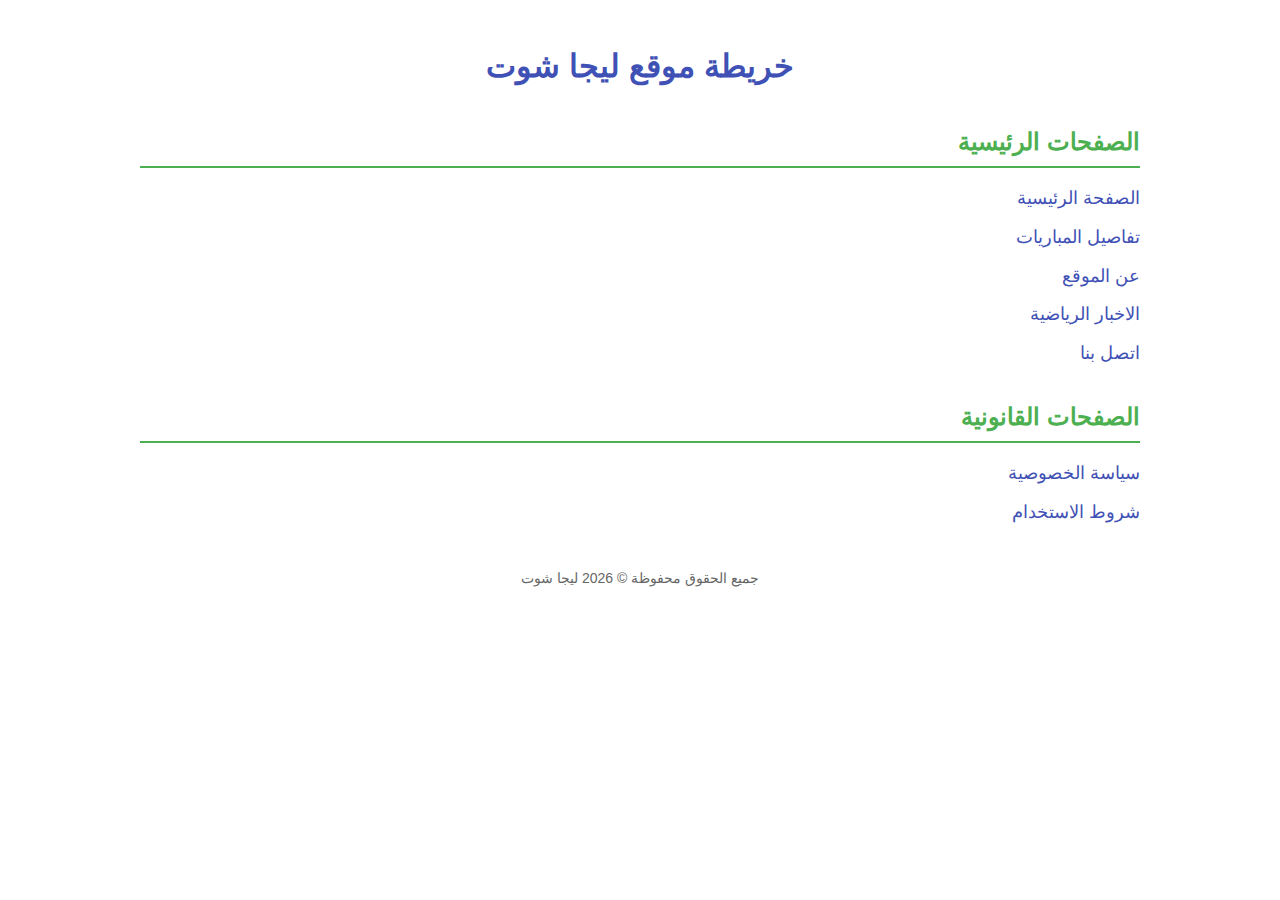
<file: sitemap.html>
<!DOCTYPE html>
<html dir="rtl" lang="ar">
<head>
<script async src="https://pagead2.googlesyndication.com/pagead/js/adsbygoogle.js?client=ca-pub-7146888531609359"
     crossorigin="anonymous"></script>
    
    <meta charset="utf-8">
    <meta name="viewport" content="width=device-width, initial-scale=1">
    <title>خريطة الموقع - ليجا شوت</title>
    <meta name="description" content="خريطة موقع ليجا شوت تحتوي على جميع صفحات الموقع الرئيسية">
    <link rel="canonical" href="https://www.legashot.online/sitemap.html">
    <style>
        body {
            font-family: 'Segoe UI', Tahoma, Geneva, Verdana, sans-serif;
            line-height: 1.6;
            color: #333;
            max-width: 1000px;
            margin: 0 auto;
            padding: 20px;
        }
        h1 {
            color: #3f51b5;
            text-align: center;
            margin-bottom: 30px;
        }
        .sitemap-section {
            margin-bottom: 30px;
        }
        .sitemap-section h2 {
            color: #4CAF50;
            border-bottom: 2px solid #4CAF50;
            padding-bottom: 5px;
            margin-bottom: 15px;
        }
        .sitemap-list {
            list-style-type: none;
            padding: 0;
        }
        .sitemap-list li {
            margin-bottom: 10px;
        }
        .sitemap-list a {
            color: #3f51b5;
            text-decoration: none;
            font-size: 18px;
            transition: color 0.3s;
        }
        .sitemap-list a:hover {
            color: #FF5722;
            text-decoration: underline;
        }
        .footer {
            text-align: center;
            margin-top: 40px;
            color: #666;
            font-size: 14px;
        }
    </style>
</head>
<body>
    <h1>خريطة موقع ليجا شوت</h1>
    
    <div class="sitemap-section">
        <h2>الصفحات الرئيسية</h2>
        <ul class="sitemap-list">
            <li><a href="https://www.legashot.online/">الصفحة الرئيسية</a></li>
            <li><a href="https://www.legashot.online/match-details.html">تفاصيل المباريات</a></li>
            <li><a href="https://www.legashot.online/about.html">عن الموقع</a></li>
            <li><a href="https://www.legashot.online/new.html">الاخبار الرياضية</a></li>
            <li><a href="https://www.legashot.online/contact.html">اتصل بنا</a></li>
        </ul>
    </div>
    
    <div class="sitemap-section">
        <h2>الصفحات القانونية</h2>
        <ul class="sitemap-list">
            <li><a href="https://www.legashot.online/privacy.html">سياسة الخصوصية</a></li>
            <li><a href="https://www.legashot.online/terms.html">شروط الاستخدام</a></li>
        </ul>
    </div>
    
    <div class="footer">
        <p>جميع الحقوق محفوظة &copy; <span id="current-year"></span> ليجا شوت</p>
    </div>

    <script>
        document.getElementById('current-year').textContent = new Date().getFullYear();
    </script>
</body>
</html>
</file>
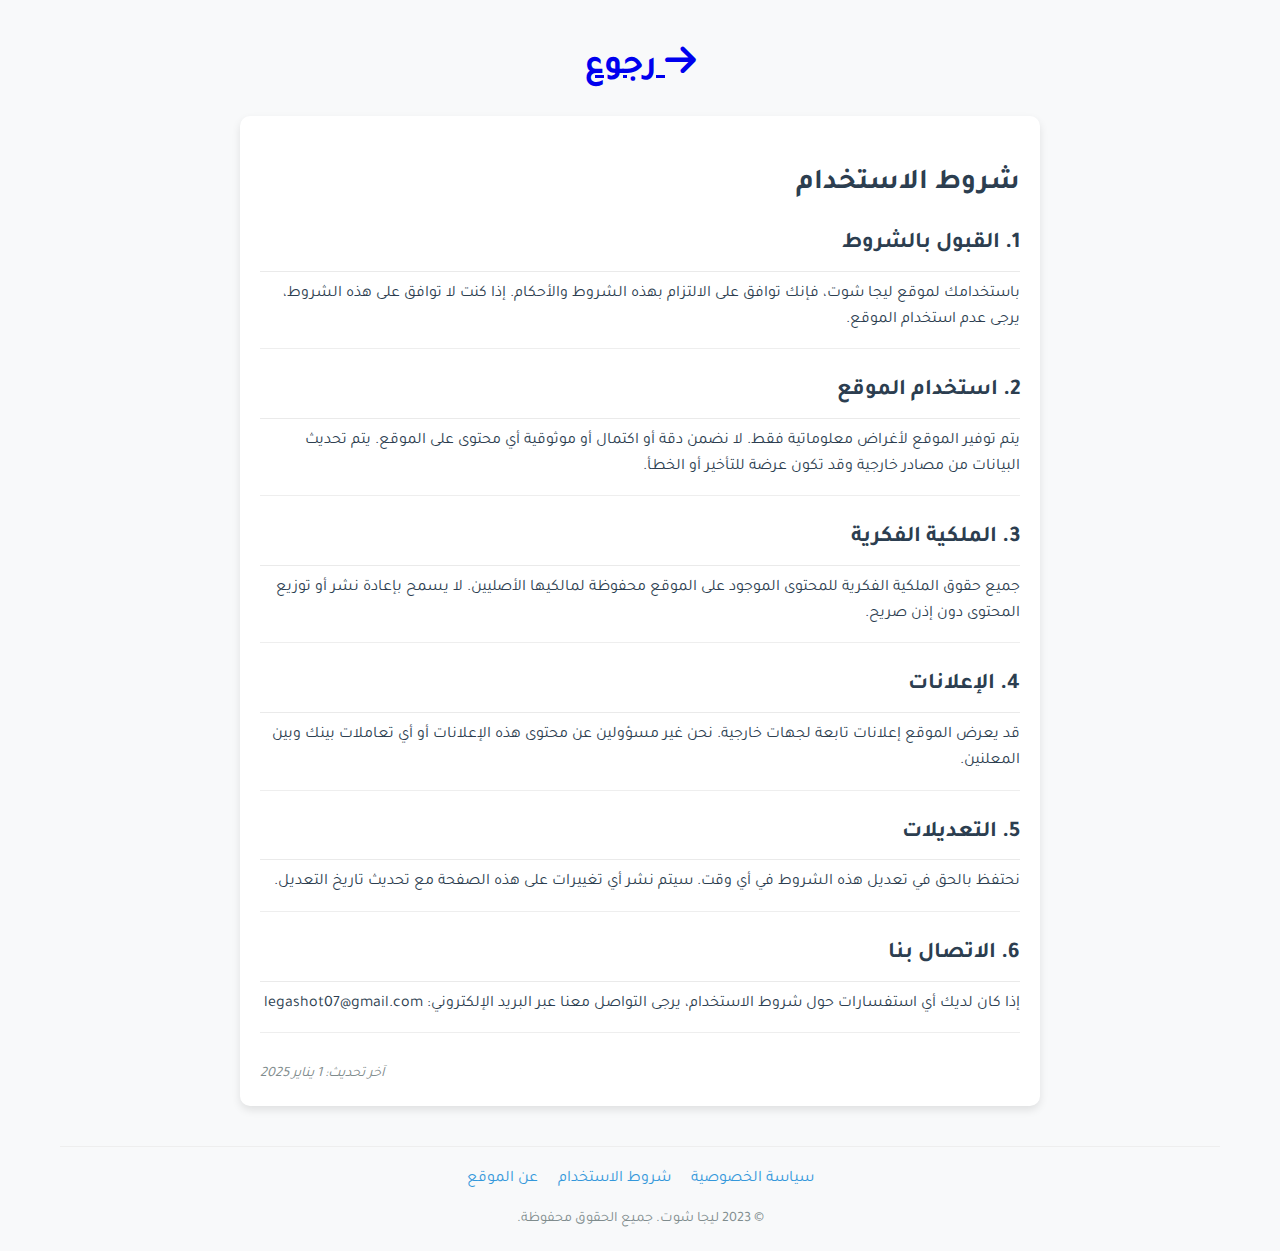
<file: terms.html>
<!DOCTYPE html>
<html lang="ar" dir="rtl">
    <head>
<script async src="https://pagead2.googlesyndication.com/pagead/js/adsbygoogle.js?client=ca-pub-7146888531609359"
     crossorigin="anonymous"></script>
        
        <meta charset="utf-8">
        <meta name="viewport" content="width=device-width, initial-scale=1">
        <title>شروط الاستخدام - ليجا شوت</title>
        <link rel="stylesheet" href="https://cdnjs.cloudflare.com/ajax/libs/font-awesome/6.4.0/css/all.min.css">
        <link rel="stylesheet" href="api-football.css">
        <link rel="preconnect" href="https://fonts.googleapis.com">
        <link rel="preconnect" href="https://fonts.gstatic.com" crossorigin>
        <link href="https://fonts.googleapis.com/css2?family=Tajawal:wght@400;500;700&display=swap" rel="stylesheet">
    </head>
    <body>
        <header>
            <h1><a href="index.html"><i class="fas fa-arrow-right"></i> رجوع</a></h1>
        </header>

        <div class="terms-container">
            <h2>شروط الاستخدام</h2>
            
            <div class="terms-section">
                <h3>1. القبول بالشروط</h3>
                <p>باستخدامك لموقع ليجا شوت، فإنك توافق على الالتزام بهذه الشروط والأحكام. إذا كنت لا توافق على هذه الشروط، يرجى عدم استخدام الموقع.</p>
            </div>
            
            <div class="terms-section">
                <h3>2. استخدام الموقع</h3>
                <p>يتم توفير الموقع لأغراض معلوماتية فقط. لا نضمن دقة أو اكتمال أو موثوقية أي محتوى على الموقع. يتم تحديث البيانات من مصادر خارجية وقد تكون عرضة للتأخير أو الخطأ.</p>
            </div>
            
            <div class="terms-section">
                <h3>3. الملكية الفكرية</h3>
                <p>جميع حقوق الملكية الفكرية للمحتوى الموجود على الموقع محفوظة لمالكيها الأصليين. لا يسمح بإعادة نشر أو توزيع المحتوى دون إذن صريح.</p>
            </div>
            
            <div class="terms-section">
                <h3>4. الإعلانات</h3>
                <p>قد يعرض الموقع إعلانات تابعة لجهات خارجية. نحن غير مسؤولين عن محتوى هذه الإعلانات أو أي تعاملات بينك وبين المعلنين.</p>
            </div>
            
            <div class="terms-section">
                <h3>5. التعديلات</h3>
                <p>نحتفظ بالحق في تعديل هذه الشروط في أي وقت. سيتم نشر أي تغييرات على هذه الصفحة مع تحديث تاريخ التعديل.</p>
            </div>
            
            <div class="terms-section">
                <h3>6. الاتصال بنا</h3>
                <p>إذا كان لديك أي استفسارات حول شروط الاستخدام، يرجى التواصل معنا عبر البريد الإلكتروني: legashot07@gmail.com</p>
            </div>
            
            <div class="last-updated">
                آخر تحديث: 1 يناير 2025
            </div>
        </div>

        <footer>
            <div class="footer-links">
                <a href="privacy.html">سياسة الخصوصية</a>
                <a href="terms.html">شروط الاستخدام</a>
                <a href="about.html">عن الموقع</a>
            </div>
            <div class="copyright">
                &copy; 2023 ليجا شوت. جميع الحقوق محفوظة.
            </div>
        </footer>
    </body>
</html>
</file>
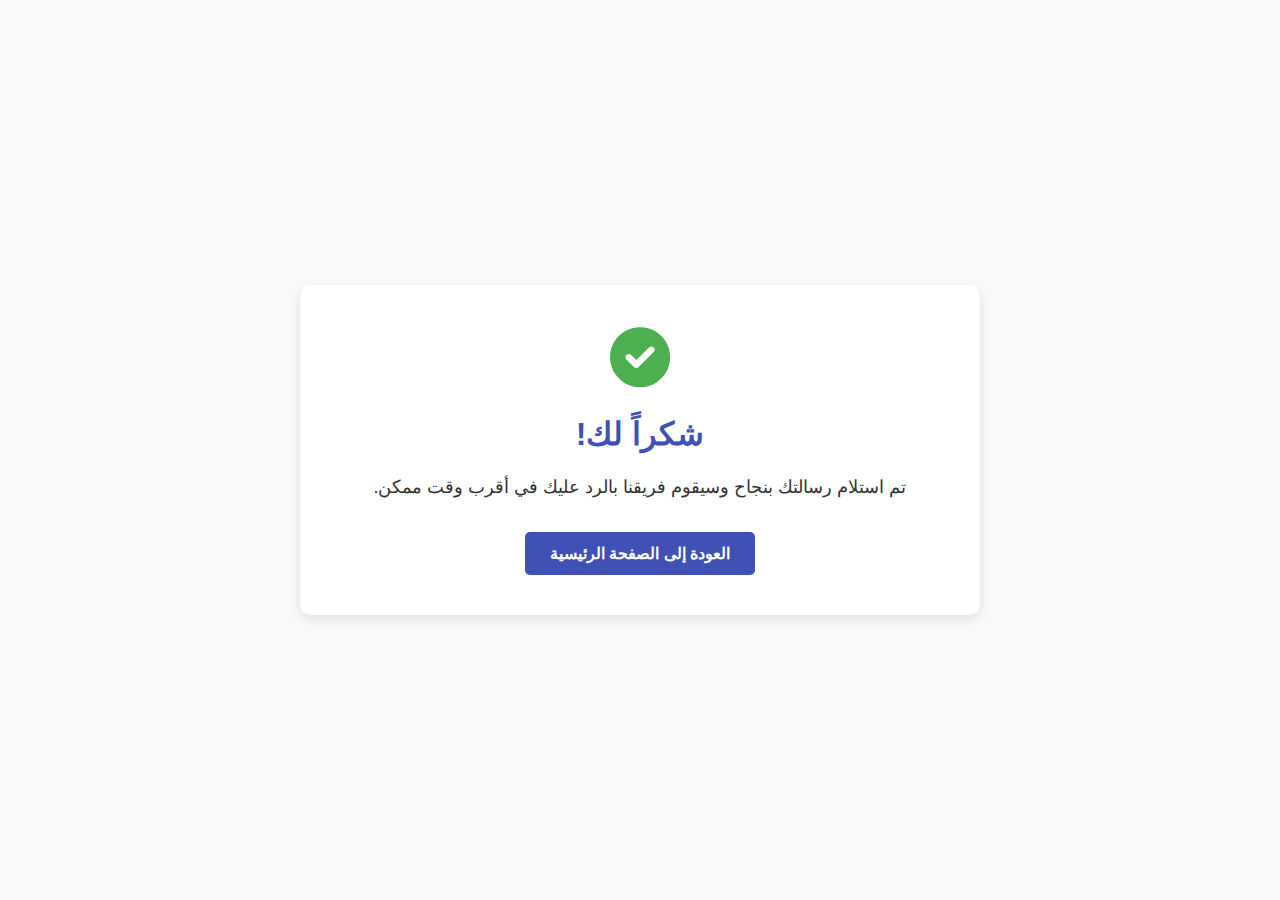
<file: thank-you.html>
<!DOCTYPE html>
<html dir="rtl" lang="ar">
<head>
<script async src="https://pagead2.googlesyndication.com/pagead/js/adsbygoogle.js?client=ca-pub-7146888531609359"
     crossorigin="anonymous"></script>
    
    <meta charset="utf-8">
    <meta name="viewport" content="width=device-width, initial-scale=1">
    <title>شكراً لك - ليجا شوت</title>
    <style>
        body {
            font-family: 'Segoe UI', Tahoma, Geneva, Verdana, sans-serif;
            background-color: #f9f9f9;
            color: #333;
            margin: 0;
            padding: 0;
            display: flex;
            justify-content: center;
            align-items: center;
            height: 100vh;
            text-align: center;
        }
        
        .thank-you-container {
            background-color: white;
            padding: 40px;
            border-radius: 10px;
            box-shadow: 0 4px 12px rgba(0,0,0,0.1);
            max-width: 600px;
            width: 90%;
        }
        
        .thank-you-icon {
            font-size: 60px;
            color: #4CAF50;
            margin-bottom: 20px;
        }
        
        h1 {
            color: #3f51b5;
            margin-bottom: 20px;
        }
        
        p {
            font-size: 18px;
            line-height: 1.6;
            margin-bottom: 30px;
        }
        
        .home-btn {
            display: inline-block;
            background-color: #3f51b5;
            color: white;
            text-decoration: none;
            padding: 12px 25px;
            border-radius: 5px;
            font-weight: 600;
            transition: background-color 0.3s;
        }
        
        .home-btn:hover {
            background-color: #354497;
        }
    </style>
    <link rel="stylesheet" href="https://cdnjs.cloudflare.com/ajax/libs/font-awesome/6.0.0/css/all.min.css">
</head>
<body>
    <div class="thank-you-container">
        <div class="thank-you-icon">
            <i class="fas fa-check-circle"></i>
        </div>
        <h1>شكراً لك!</h1>
        <p>تم استلام رسالتك بنجاح وسيقوم فريقنا بالرد عليك في أقرب وقت ممكن.</p>
        <a href="https://www.legashot.online/" class="home-btn">العودة إلى الصفحة الرئيسية</a>
    </div>
</body>
</html>
</file>
<file: api-football.css>
/* أنماط عامة للصفحة */
:root {
    --primary-color: #3498db;
    --secondary-color: #2c3e50;
    --success-color: #2ecc71;
    --warning-color: #f39c12;
    --danger-color: #e74c3c;
    --light-color: #f8f9fa;
    --dark-color: #343a40;
    --gray-color: #7f8c8d;
}

* {
    box-sizing: border-box;
    margin: 0;
    padding: 0;
}

body {
    font-family: 'Tajawal', 'Segoe UI', Tahoma, Geneva, Verdana, sans-serif;
    background-color: #f8f9fa;
    color: var(--secondary-color);
    line-height: 1.6;
    padding: 20px;
    max-width: 1200px;
    margin: 0 auto;
}

/* عنوان الصفحة */
h1, h2, h3 {
    color: var(--secondary-color);
}

h1 {
    text-align: center;
    margin: 20px 0;
    font-size: 2.2rem;
    color: var(--primary-color);
}

h2 {
    font-size: 1.8rem;
    margin: 25px 0 15px;
}

h3 {
    font-size: 1.4rem;
    margin: 20px 0 10px;
    padding-bottom: 8px;
    border-bottom: 1px solid #eaeaea;
    display: flex;
    align-items: center;
    gap: 10px;
}

h3 i {
    color: var(--primary-color);
}

/* التبويبات */
.tabs {
    display: flex;
    justify-content: center;
    margin: 20px 0;
    gap: 10px;
    flex-wrap: wrap;
}

.tab-btn {
    padding: 10px 20px;
    background-color: #fff;
    border: 1px solid #ddd;
    border-radius: 30px;
    cursor: pointer;
    font-weight: 600;
    transition: all 0.3s ease;
}

.tab-btn:hover {
    background-color: #f0f0f0;
}

.tab-btn.active {
    background-color: var(--primary-color);
    color: white;
    border-color: var(--primary-color);
}

/* حاوية المباريات */
#matches-container {
    display: grid;
    grid-template-columns: repeat(auto-fill, minmax(350px, 1fr));
    gap: 20px;
    margin: 20px 0;
}

/* بطاقة المباراة */
.match-card {
    background: #ffffff;
    border-radius: 10px;
    box-shadow: 0 4px 8px rgba(0, 0, 0, 0.1);
    padding: 20px;
    transition: transform 0.3s ease, box-shadow 0.3s ease;
    cursor: pointer;
}

.match-card:hover {
    transform: translateY(-5px);
    box-shadow: 0 6px 12px rgba(0, 0, 0, 0.15);
}

/* بطاقة تفاصيل المباراة */
.match-details-card {
    background: #ffffff;
    border-radius: 10px;
    box-shadow: 0 4px 8px rgba(0, 0, 0, 0.1);
    padding: 25px;
    max-width: 800px;
    margin: 0 auto;
}

/* رأس البطاقة (الدوري) */
.league-header {
    font-size: 1.2rem;
    font-weight: bold;
    color: var(--secondary-color);
    margin: 25px 0 15px 0;
    padding-bottom: 8px;
    border-bottom: 2px solid #eaeaea;
    grid-column: 1 / -1;
    display: flex;
    align-items: center;
    gap: 10px;
}

.league-info {
    display: flex;
    align-items: center;
    justify-content: center;
    margin-bottom: 20px;
    gap: 10px;
}

.league-logo {
    width: 40px;
    height: 40px;
    object-fit: contain;
}

.league-logo-small {
    width: 30px;
    height: 30px;
    object-fit: contain;
}

/* تاريخ المباريات */
.date-header {
    font-size: 1.3rem;
    font-weight: bold;
    color: var(--primary-color);
    text-align: center;
    margin-bottom: 25px;
    padding: 10px;
    background-color: #f0f8ff;
    border-radius: 8px;
    grid-column: 1 / -1;
}

.match-header {
    text-align: center;
    margin-bottom: 25px;
}

.match-date, .match-venue {
    color: var(--gray-color);
    margin-bottom: 8px;
    display: flex;
    align-items: center;
    justify-content: center;
    gap: 5px;
}

/* عرض الفرق */
.teams {
    display: flex;
    justify-content: space-between;
    align-items: center;
    margin-bottom: 15px;
}

.teams-details {
    display: flex;
    justify-content: space-between;
    align-items: center;
    margin: 30px 0;
}

.team {
    display: flex;
    flex-direction: column;
    align-items: center;
    width: 40%;
}

.team-detail {
    display: flex;
    flex-direction: column;
    align-items: center;
    width: 40%;
}

.home-team {
    align-items: flex-end;
}

.away-team {
    align-items: flex-start;
}

.team-name {
    font-weight: 600;
    margin-top: 8px;
    text-align: center;
    font-size: 0.95rem;
}

.team-logo {
    width: 50px;
    height: 50px;
    object-fit: contain;
    margin-bottom: 5px;
}

.team-logo-large {
    width: 80px;
    height: 80px;
    object-fit: contain;
    margin: 10px 0;
}

.team-score {
    font-size: 2.5rem;
    font-weight: bold;
    margin: 10px 0;
    color: var(--secondary-color);
}

/* نتيجة المباراة */
.vs {
    display: flex;
    flex-direction: column;
    align-items: center;
    font-size: 0.9rem;
    color: var(--gray-color);
    gap: 5px;
}

.vs-details {
    font-size: 1.2rem;
    font-weight: bold;
    color: var(--gray-color);
}

.score {
    font-size: 1.5rem;
    font-weight: bold;
    color: var(--secondary-color);
    margin-bottom: 5px;
}

/* معلومات المباراة */
.match-info {
    display: flex;
    justify-content: space-between;
    font-size: 0.85rem;
    color: var(--gray-color);
    margin-top: 15px;
    padding-top: 10px;
    border-top: 1px solid #eee;
    gap: 10px;
}

.match-info i {
    color: var(--primary-color);
}

.match-time {
    font-weight: 600;
    color: var(--primary-color);
    display: flex;
    align-items: center;
    gap: 5px;
}

.match-venue {
    text-align: right;
    max-width: 60%;
    display: flex;
    align-items: center;
    gap: 5px;
}

/* حالات المباراة المختلفة */
.match-status {
    padding: 5px 10px;
    border-radius: 4px;
    font-size: 0.9rem;
    font-weight: 600;
    display: inline-block;
    margin-top: 10px;
}

.status-finished {
    background-color: var(--danger-color);
    color: white;
}

.status-inprogress {
    background-color: var(--success-color);
    color: white;
}

.status-scheduled {
    background-color: var(--warning-color);
    color: white;
}

.status-postponed {
    background-color: #9b59b6;
    color: white;
}

.status-cancelled {
    background-color: var(--gray-color);
    color: white;
}

/* أحداث المباراة */
.events-container {
    margin: 20px 0;
    border: 1px solid #eee;
    border-radius: 8px;
    padding: 15px;
}

.event {
    display: flex;
    align-items: center;
    padding: 8px 0;
    border-bottom: 1px solid #f5f5f5;
    gap: 15px;
}

.event:last-child {
    border-bottom: none;
}

.event-time {
    font-weight: bold;
    width: 30px;
}

.event-type {
    padding: 3px 8px;
    border-radius: 4px;
    font-size: 0.8rem;
    font-weight: 600;
    width: 80px;
    text-align: center;
}

.event-type.goal {
    background-color: var(--success-color);
    color: white;
}

.event-type.card {
    background-color: var(--warning-color);
    color: white;
}

.event-type.subst {
    background-color: var(--primary-color);
    color: white;
}

.event-team {
    flex-grow: 1;
}

.event-player {
    font-weight: 600;
}

/* إحصائيات المباراة */
.stats-container {
    margin: 20px 0;
}

table {
    width: 100%;
    border-collapse: collapse;
    margin: 15px 0;
}

th, td {
    padding: 10px;
    text-align: center;
    border-bottom: 1px solid #eee;
}

th {
    background-color: #f5f5f5;
    font-weight: 600;
}

tr:hover {
    background-color: #f9f9f9;
}

/* حكام المباراة */
.match-officials {
    margin-top: 25px;
    padding-top: 15px;
    border-top: 1px solid #eee;
}

.referees {
    display: flex;
    flex-wrap: wrap;
    gap: 15px;
    margin-top: 10px;
}

.referees div {
    background-color: #f5f5f5;
    padding: 8px 12px;
    border-radius: 4px;
    font-size: 0.9rem;
    display: flex;
    align-items: center;
    gap: 5px;
}

.referees i {
    color: var(--primary-color);
}

/* الإعلانات */
.ad-container {
    margin: 20px 0;
    padding: 15px;
    background: #f5f5f5;
    border-radius: 8px;
    text-align: center;
    grid-column: 1 / -1;
}

/* تذييل الصفحة */
footer {
    margin-top: 40px;
    padding-top: 20px;
    border-top: 1px solid #eee;
    text-align: center;
}

.footer-links {
    display: flex;
    justify-content: center;
    gap: 20px;
    margin-bottom: 15px;
    flex-wrap: wrap;
}

.footer-links a {
    color: var(--primary-color);
    text-decoration: none;
    transition: color 0.3s ease;
}

.footer-links a:hover {
    color: var(--secondary-color);
    text-decoration: underline;
}

.copyright {
    color: var(--gray-color);
    font-size: 0.9rem;
}

/* رسائل التحميل والخطأ */
.loading, .error, .no-matches {
    text-align: center;
    padding: 20px;
    border-radius: 8px;
    margin: 20px 0;
}

.loading {
    background-color: #d4edff;
    color: #004085;
}

.error {
    background-color: #f8d7da;
    color: #721c24;
}

.no-matches {
    background-color: #fff3cd;
    color: #856404;
}

/* تصميم متجاوب */
@media (max-width: 768px) {
    #matches-container {
        grid-template-columns: 1fr;
    }
    
    .team-name {
        font-size: 0.85rem;
    }
    
    .score {
        font-size: 1.3rem;
    }
    
    .teams-details {
        flex-direction: column;
        gap: 20px;
    }
    
    .team-detail {
        width: 100%;
        flex-direction: row;
        justify-content: center;
        align-items: center;
        gap: 15px;
    }
    
    .home-team {
        flex-direction: row-reverse;
    }
    
    .team-score {
        font-size: 2rem;
        margin: 0 15px;
    }
}

@media (max-width: 480px) {
    .match-info {
        flex-direction: column;
    }
    
    .match-venue {
        max-width: 100%;
        text-align: right;
        margin-top: 5px;
    }
    
    .team-logo {
        width: 40px;
        height: 40px;
    }
    
    .event {
        flex-wrap: wrap;
        gap: 5px;
    }
    
    .event-team, .event-player {
        width: 100%;
        padding-right: 45px;
    }
    
    .footer-links {
        flex-direction: column;
        gap: 10px;
    }
}

/* سياسة الخصوصية وشروط الاستخدام وعن الموقع */
.privacy-container, .terms-container, .about-container {
    max-width: 800px;
    margin: 0 auto;
    padding: 20px;
    background: #fff;
    border-radius: 10px;
    box-shadow: 0 4px 8px rgba(0, 0, 0, 0.1);
}

.privacy-section, .terms-section, .about-section {
    margin-bottom: 25px;
    padding-bottom: 15px;
    border-bottom: 1px solid #eee;
}

.privacy-section:last-child, .terms-section:last-child, .about-section:last-child {
    border-bottom: none;
}

.last-updated {
    font-size: 0.9rem;
    color: var(--gray-color);
    text-align: left;
    margin-top: 30px;
    font-style: italic;
}

.team-section {
    margin-top: 40px;
}

.team-members {
    display: flex;
    justify-content: space-around;
    flex-wrap: wrap;
    gap: 20px;
    margin-top: 20px;
}

.member {
    background: #f9f9f9;
    padding: 20px;
    border-radius: 8px;
    text-align: center;
    flex: 1;
    min-width: 200px;
}

.member i {
    font-size: 2rem;
    color: var(--primary-color);
    margin-bottom: 10px;
}

.member h4 {
    color: var(--secondary-color);
    margin: 10px 0 5px;
}

.member p {
    color: var(--gray-color);
}

.country-name {
    font-weight: normal;
    font-size: 0.9em;
    color: #555;
}
</file>
